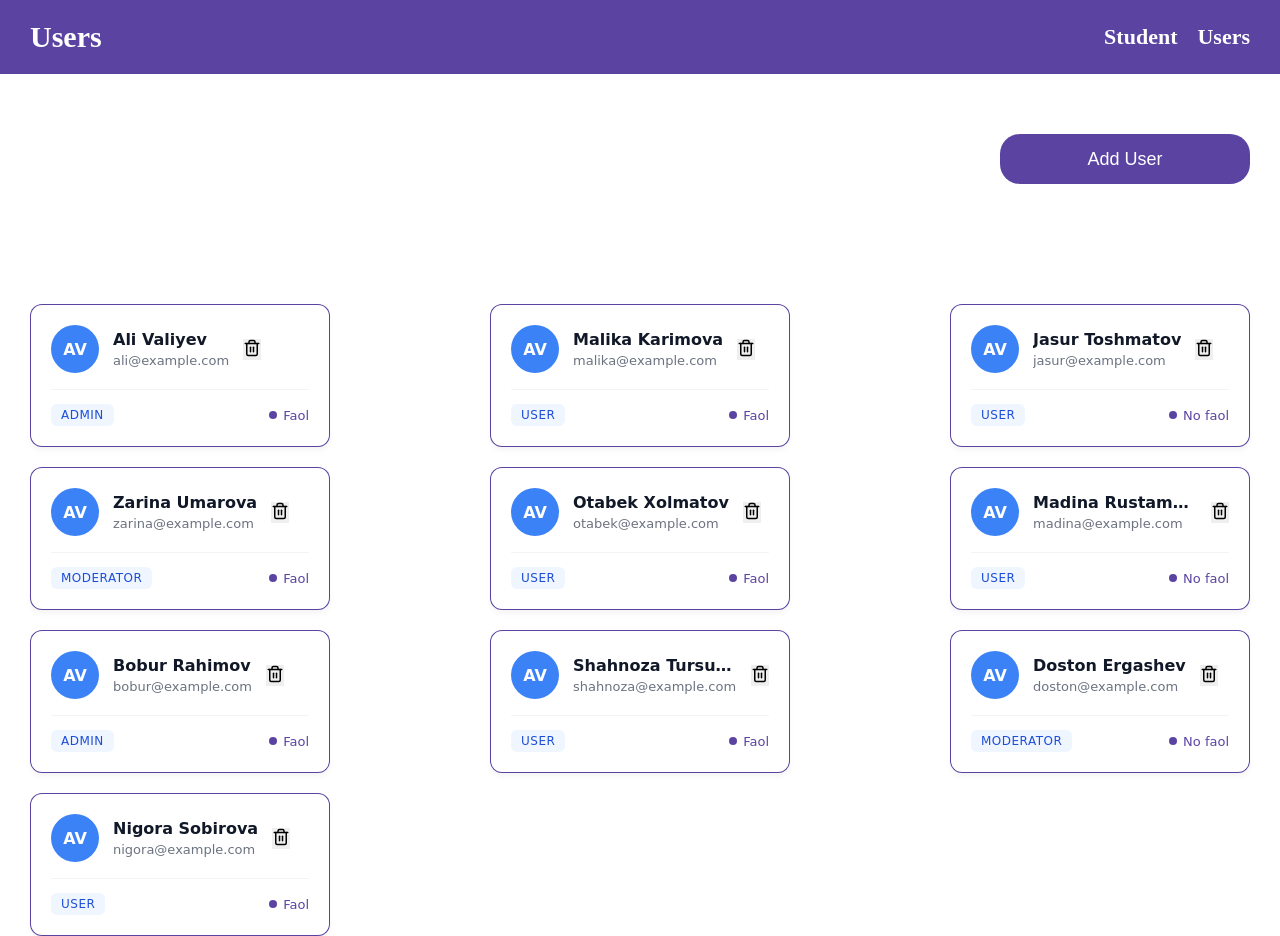
<file: index.html>
<!doctype html>
<html lang="en">
  <head>
    <meta charset="UTF-8" />
    <meta name="viewport" content="width=device-width, initial-scale=1.0" />
    <title>CRUD</title>
    <!-- css -->
    <link rel="stylesheet" href="./css/main.css" />
  </head>
  <body>
    <header>
      <nav class="container">
        <h3 class="logo"><a href="./index.html">Users</a></h3>

        <div class="links">
          <a class="link" href="./student.html">Student</a>
          <a class="link" href="">Users</a>
        </div>
      </nav>
    </header>

    <main>
      <section class="c-user">
        <div class="container c-user-container">
          <button class="add-user">Add User</button>
        </div>
      </section>
      <section class="users-wrapper">
        <div class="container users-container"></div>
        <div class="modal-overlay hidden" id="userModal">
          <div class="modal">
            <div class="modal__header">
              <h2 class="modal__title">Yangi foydalanuvchi qo'shish</h2>
              <button type="button" class="modal__close" aria-label="Yopish">
                &times;
              </button>
            </div>

            <form class="modal__form" id="addUserForm">
              <div class="modal__field">
                <label class="modal__label" for="userName"
                  >Ism va familiya</label
                >
                <input
                  class="modal__input"
                  type="text"
                  id="userName"
                  name="name"
                  placeholder="Masalan: Ali Valiyev"
                  required
                />
              </div>

              <div class="modal__field">
                <label class="modal__label" for="userEmail">Email</label>
                <input
                  class="modal__input"
                  type="email"
                  id="userEmail"
                  name="email"
                  placeholder="ali@example.com"
                  required
                />
              </div>

              <div class="modal__field">
                <label class="modal__label" for="userRole">Rol</label>
                <select class="modal__select" id="userRole" name="role">
                  <option value="user">User</option>
                  <option value="moderator">Moderator</option>
                  <option value="admin">Admin</option>
                </select>
              </div>

              <div class="modal__checkbox-group">
                <input
                  class="modal__checkbox"
                  type="checkbox"
                  id="userIsActive"
                  name="isActive"
                  checked
                />
                <label class="modal__checkbox-label" for="userIsActive"
                  >Faol holatda (isActive)</label
                >
              </div>

              <div class="modal__actions">
                <button type="reset" class="modal__btn modal__btn--reset">
                  Tozalash
                </button>
                <button type="submit" class="modal__btn modal__btn--submit">
                  Saqlash
                </button>
              </div>
            </form>
          </div>
        </div>
      </section>
    </main>
    <script type="module" src="./js/app.js"></script>
  </body>
</html>
</file>
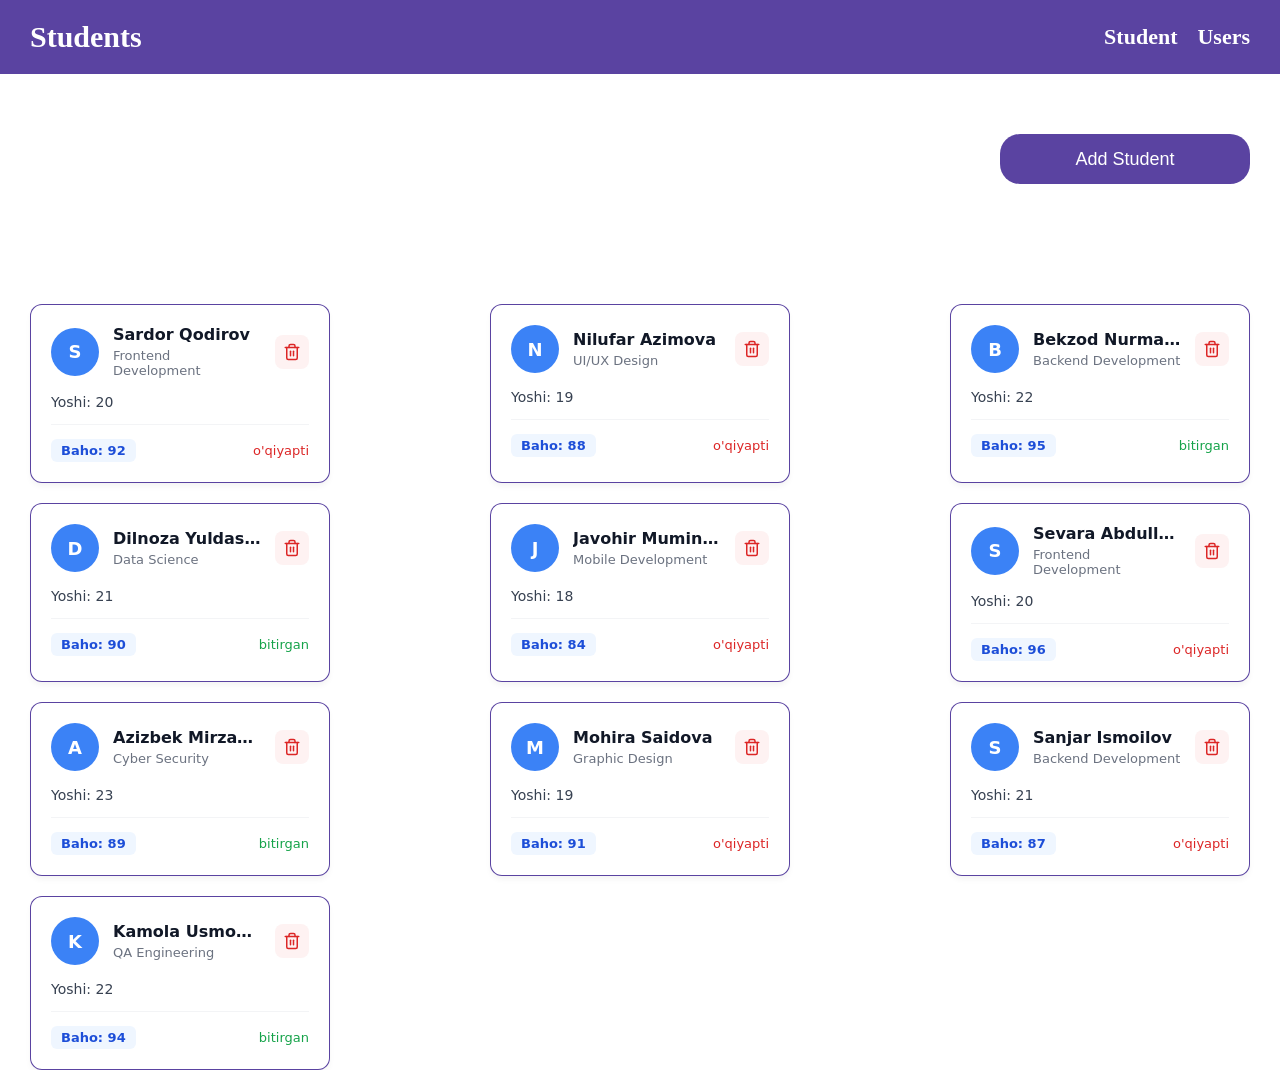
<file: student.html>
<!doctype html>
<html lang="en">
  <head>
    <meta charset="UTF-8" />
    <meta name="viewport" content="width=device-width, initial-scale=1.0" />
    <title>Students</title>
    <!-- umumiy stillar (header, modal, tugma) -->
    <link rel="stylesheet" href="./css/main.css" />
    <!-- student kartasi stillari -->
    <link rel="stylesheet" href="./css/student.css" />
  </head>
  <body>
    <header>
      <nav class="container">
        <h3 class="logo"><a href="./student.html">Students</a></h3>

        <div class="links">
          <a class="link" href="./student.html">Student</a>
          <a class="link" href="./index.html">Users</a>
        </div>
      </nav>
    </header>

    <main>
      <section class="c-user">
        <div class="container c-user-container">
          <button class="add-user">Add Student</button>
        </div>
      </section>

      <section class="users-wrapper">
        <div class="container users-container"></div>

        <div class="modal-overlay hidden" id="studentModal">
          <div class="modal">
            <div class="modal__header">
              <h2 class="modal__title">Yangi student qo'shish</h2>
              <button type="button" class="modal__close" aria-label="Yopish">
                &times;
              </button>
            </div>

            <form class="modal__form" id="addStudentForm">
              <div class="modal__field">
                <label class="modal__label" for="studentName"
                  >Ism va familiya</label
                >
                <input
                  class="modal__input"
                  type="text"
                  id="studentName"
                  name="fullName"
                  placeholder="Masalan: Sardor Qodirov"
                  required
                />
              </div>

              <div class="modal__field">
                <label class="modal__label" for="studentAge">Yoshi</label>
                <input
                  class="modal__input"
                  type="number"
                  id="studentAge"
                  name="age"
                  min="10"
                  max="100"
                  placeholder="20"
                  required
                />
              </div>

              <div class="modal__field">
                <label class="modal__label" for="studentCourse">Kurs</label>
                <select class="modal__select" id="studentCourse" name="course">
                  <option value="Frontend Development">
                    Frontend Development
                  </option>
                  <option value="Backend Development">
                    Backend Development
                  </option>
                  <option value="UI/UX Design">UI/UX Design</option>
                  <option value="Data Science">Data Science</option>
                  <option value="Mobile Development">Mobile Development</option>
                  <option value="Cyber Security">Cyber Security</option>
                  <option value="Graphic Design">Graphic Design</option>
                  <option value="QA Engineering">QA Engineering</option>
                </select>
              </div>

              <div class="modal__field">
                <label class="modal__label" for="studentGrade"
                  >Baho (0-100)</label
                >
                <input
                  class="modal__input"
                  type="number"
                  id="studentGrade"
                  name="grade"
                  min="0"
                  max="100"
                  placeholder="90"
                  required
                />
              </div>

              <div class="modal__checkbox-group">
                <input
                  class="modal__checkbox"
                  type="checkbox"
                  id="studentGraduated"
                  name="isGraduated"
                />
                <label class="modal__checkbox-label" for="studentGraduated"
                  >Bitirgan (isGraduated)</label
                >
              </div>

              <div class="modal__actions">
                <button type="reset" class="modal__btn modal__btn--reset">
                  Tozalash
                </button>
                <button type="submit" class="modal__btn modal__btn--submit">
                  Saqlash
                </button>
              </div>
            </form>
          </div>
        </div>
      </section>
    </main>

    <script type="module" src="./js/student.js"></script>
  </body>
</html>
</file>
<file: css/main.css>
* {
  margin: 0;
  padding: 0;
  box-sizing: border-box;
}

a {
  text-decoration: none;
}

li {
  list-style: none;
}

input {
  outline: none;
}

button {
  border: none;
}

.container {
  width: 100%;
  max-width: 1240px;
  margin-left: auto;
  margin-right: auto;
  padding-left: 10px;
  padding-right: 10px;
}

header {
  padding: 20px;
  background-color: rgba(32, 0, 128, 0.738);
}

nav {
  display: flex;
  align-items: center;
  justify-content: space-between;

  a {
    color: white;
    font-size: 22px;
    font-weight: 600;
  }
}

.logo a {
  font-size: 30px;
  font-weight: 700;
}

.links {
  display: flex;
  align-items: center;
  gap: 20px;
}

.users-container {
  display: flex;
  flex-wrap: wrap;
  gap: 20px;
  /* align-items: center; */
  justify-content: space-between;
}
.users-wrapper {
  padding-top: 60px;
}

.c-user {
  padding-top: 60px;
  padding-bottom: 60px;
}

.c-user-container {
  display: flex;
  align-items: center;
  justify-content: end;
}

.add-user {
  width: 250px;
  height: 50px;
  border-radius: 20px;
  background-color: rgba(32, 0, 128, 0.738);
  color: white;
  font-size: 18px;
  font-width: 500;
  cursor: pointer;
}

.user-card {
  width: 300px;
  padding: 20px;
  background-color: #ffffff;
  border: 1px solid rgba(32, 0, 128, 0.738);
  border-radius: 12px;
  box-shadow: 0 4px 6px -1px rgba(0, 0, 0, 0.05);
  font-family:
    system-ui,
    -apple-system,
    sans-serif;
  transition:
    transform 0.2s ease,
    box-shadow 0.2s ease;
}

.user-card:hover {
  transform: translateY(-2px);
  box-shadow: 0 10px 15px -3px rgba(0, 0, 0, 0.1);
}

.user-card__header {
  display: flex;
  align-items: center;
  gap: 14px;
  margin-bottom: 16px;
}

.delete-btn {
  width: 100%;
  margin-top: 14px;
  padding: 8px;
  font-size: 14px;
  font-weight: 500;
  color: #dc2626;
  background-color: #fef2f2;
  border: 1px solid #fecaca;
  border-radius: 8px;
  cursor: pointer;
}

.delete-btn:hover {
  background-color: #fee2e2;
}

.user-card__avatar {
  width: 48px;
  height: 48px;
  border-radius: 50%;
  background-color: #3b82f6;
  color: #ffffff;
  font-weight: 600;
  font-size: 16px;
  display: flex;
  align-items: center;
  justify-content: center;
  flex-shrink: 0;
}

.user-card__info {
  overflow: hidden;
}

.user-card__name {
  margin: 0 0 4px 0;
  font-size: 16px;
  font-weight: 600;
  color: #111827;
  white-space: nowrap;
  overflow: hidden;
  text-overflow: ellipsis;
}

.user-card__email {
  margin: 0;
  font-size: 13px;
  color: #6b7280;
  white-space: nowrap;
  overflow: hidden;
  text-overflow: ellipsis;
}

.user-card__footer {
  display: flex;
  align-items: center;
  justify-content: space-between;
  padding-top: 14px;
  border-top: 1px solid #f3f4f6;
}

.user-card__role {
  padding: 4px 10px;
  font-size: 12px;
  font-weight: 500;
  text-transform: uppercase;
  letter-spacing: 0.5px;
  background-color: #eff6ff;
  color: #1d4ed8;
  border-radius: 6px;
}

.user-card__status {
  display: flex;
  align-items: center;
  gap: 6px;
  font-size: 13px;
  font-weight: 500;
}

.user-card__status::before {
  content: "";
  width: 8px;
  height: 8px;
  border-radius: 50%;
}

.user-card__status--active {
  color: rgba(32, 0, 128, 0.738);
}

.user-card__status--active::before {
  background-color: rgba(32, 0, 128, 0.738);
}

.user-card__status--inactive {
  color: #dc2626;
}

.user-card__status--inactive::before {
  background-color: #ef4444;
}
.modal-overlay {
  position: fixed;
  inset: 0;
  background-color: rgba(17, 24, 39, 0.5);
  backdrop-filter: blur(2px);
  display: flex;
  align-items: center;
  justify-content: center;
  padding: 16px;
  z-index: 1000;
  font-family:
    system-ui,
    -apple-system,
    sans-serif;
}

.modal {
  width: 100%;
  max-width: 420px;
  background-color: #ffffff;
  border-radius: 14px;
  box-shadow:
    0 20px 25px -5px rgba(0, 0, 0, 0.1),
    0 8px 10px -6px rgba(0, 0, 0, 0.1);
  overflow: hidden;
  animation: modalFadeIn 0.2s ease-out;
}

@keyframes modalFadeIn {
  from {
    opacity: 0;
    transform: scale(0.95);
  }
  to {
    opacity: 1;
    transform: scale(1);
  }
}

.modal__header {
  display: flex;
  align-items: center;
  justify-content: space-between;
  padding: 18px 24px;
  border-bottom: 1px solid #f3f4f6;
}

.modal__title {
  margin: 0;
  font-size: 18px;
  font-weight: 600;
  color: #111827;
}

.modal__close {
  background: none;
  border: none;
  font-size: 24px;
  line-height: 1;
  color: #9ca3af;
  cursor: pointer;
  padding: 0;
  transition: color 0.15s ease;
}

.modal__close:hover {
  color: #111827;
}

.modal__form {
  padding: 20px 24px 24px;
  display: flex;
  flex-direction: column;
  gap: 16px;
}

.modal__field {
  display: flex;
  flex-direction: column;
  gap: 6px;
}

.modal__label {
  font-size: 14px;
  font-weight: 500;
  color: #374151;
}

.modal__input,
.modal__select {
  width: 100%;
  padding: 10px 12px;
  font-size: 14px;
  color: #111827;
  background-color: #ffffff;
  border: 1px solid #d1d5db;
  border-radius: 8px;
  box-sizing: border-box;
  outline: none;
  transition:
    border-color 0.15s ease,
    box-shadow 0.15s ease;
}

.modal__input:focus,
.modal__select:focus {
  border-color: #3b82f6;
  box-shadow: 0 0 0 3px rgba(59, 130, 246, 0.15);
}

.modal__checkbox-group {
  display: flex;
  align-items: center;
  gap: 8px;
  margin-top: 2px;
}

.modal__checkbox {
  width: 16px;
  height: 16px;
  accent-color: #3b82f6;
  cursor: pointer;
}

.modal__checkbox-label {
  font-size: 14px;
  color: #374151;
  cursor: pointer;
  user-select: none;
}

.modal__actions {
  display: flex;
  justify-content: flex-end;
  gap: 10px;
  margin-top: 8px;
  padding-top: 16px;
  border-top: 1px solid #f3f4f6;
}

.modal__btn {
  padding: 10px 18px;
  font-size: 14px;
  font-weight: 500;
  border-radius: 8px;
  cursor: pointer;
  transition:
    background-color 0.15s ease,
    border-color 0.15s ease;
}

.modal__btn--reset {
  background-color: #ffffff;
  color: #374151;
  border: 1px solid #d1d5db;
}

.modal__btn--reset:hover {
  background-color: #f9fafb;
}

.modal__btn--submit {
  background-color: #3b82f6;
  color: #ffffff;
  border: 1px solid #3b82f6;
}

.modal__btn--submit:hover {
  background-color: #2563eb;
  border-color: #2563eb;
}

.hidden {
  display: none;
}
.modal__input--error {
  border-color: #e53935;
  background-color: #fff5f5;
}

.modal__error {
  color: #e53935;
  font-size: 13px;
}
</file>
<file: css/student.css>
.student-card {
  width: 300px;
  padding: 20px;
  background-color: #ffffff;
  border: 1px solid rgba(32, 0, 128, 0.738);
  border-radius: 12px;
  box-shadow: 0 4px 6px -1px rgba(0, 0, 0, 0.05);
  font-family:
    system-ui,
    -apple-system,
    sans-serif;
  transition:
    transform 0.2s ease,
    box-shadow 0.2s ease;
}

.student-card:hover {
  transform: translateY(-2px);
  box-shadow: 0 10px 15px -3px rgba(0, 0, 0, 0.1);
}

.student-card__header {
  display: flex;
  align-items: center;
  gap: 14px;
  margin-bottom: 16px;
}

.student-card__avatar {
  width: 48px;
  height: 48px;
  border-radius: 50%;
  background-color: #3b82f6;
  color: #ffffff;
  font-weight: 600;
  font-size: 18px;
  display: flex;
  align-items: center;
  justify-content: center;
  flex-shrink: 0;
}

.student-card__info {
  overflow: hidden;
}

.student-card__name {
  margin: 0 0 4px 0;
  font-size: 16px;
  font-weight: 600;
  color: #111827;
  white-space: nowrap;
  overflow: hidden;
  text-overflow: ellipsis;
}
.student-card__delete-btn {
  margin-left: auto;
  width: 34px;
  height: 34px;
  display: flex;
  align-items: center;
  justify-content: center;
  flex-shrink: 0;
  color: #dc2626;
  background-color: #fef2f2;
  border-radius: 8px;
  cursor: pointer;
}

.student-card__delete-btn:hover {
  background-color: #fee2e2;
}

.student-card__course {
  margin: 0;
  font-size: 13px;
  color: #6b7280;
}

.student-card__details {
  display: flex;
  justify-content: space-between;
  margin-bottom: 14px;
  font-size: 14px;
  color: #374151;
}

.student-card__footer {
  display: flex;
  align-items: center;
  justify-content: space-between;
  padding-top: 14px;
  border-top: 1px solid #f3f4f6;
}

.student-card__grade {
  padding: 4px 10px;
  font-size: 13px;
  font-weight: 600;
  background-color: #eff6ff;
  color: #1d4ed8;
  border-radius: 6px;
}

.student-card__status {
  font-size: 13px;
  font-weight: 500;
}

.student-card__status--graduated {
  color: #16a34a;
}

.student-card__status--studying {
  color: #dc2626;
}
</file>
